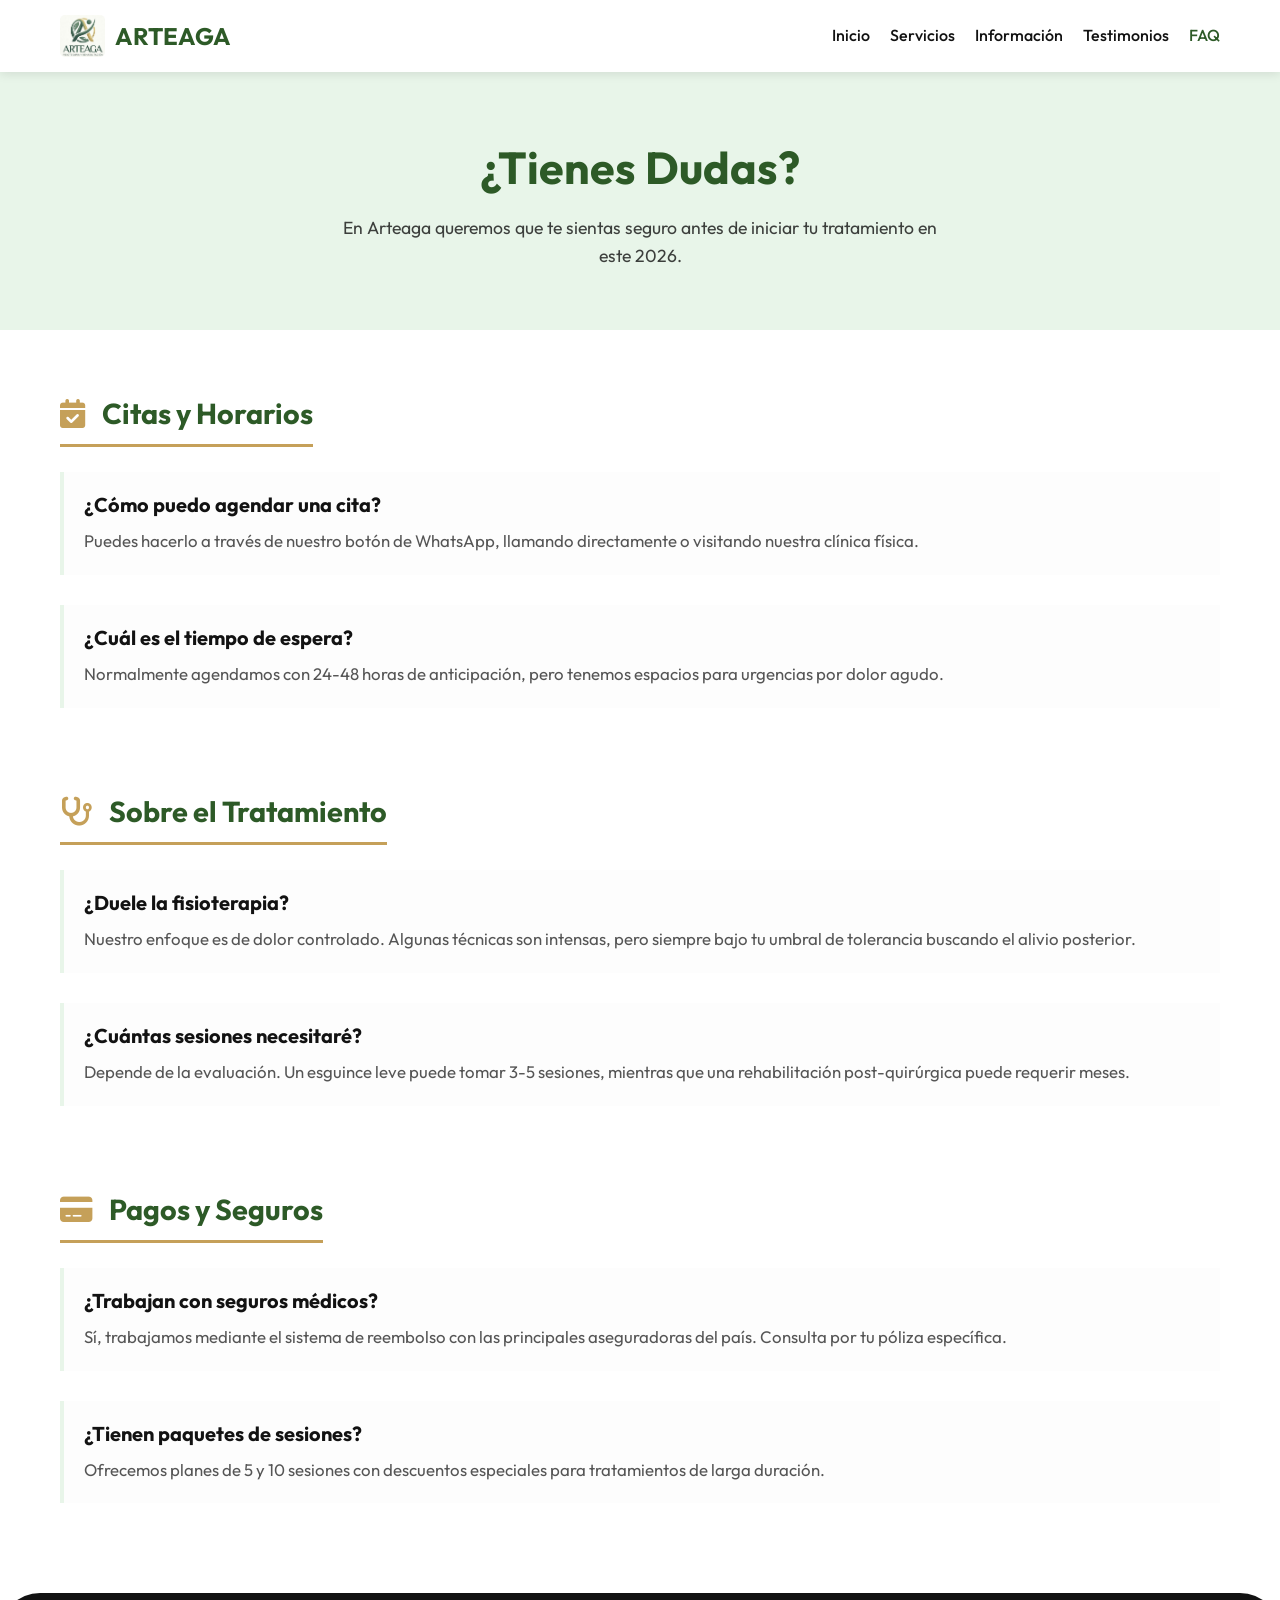
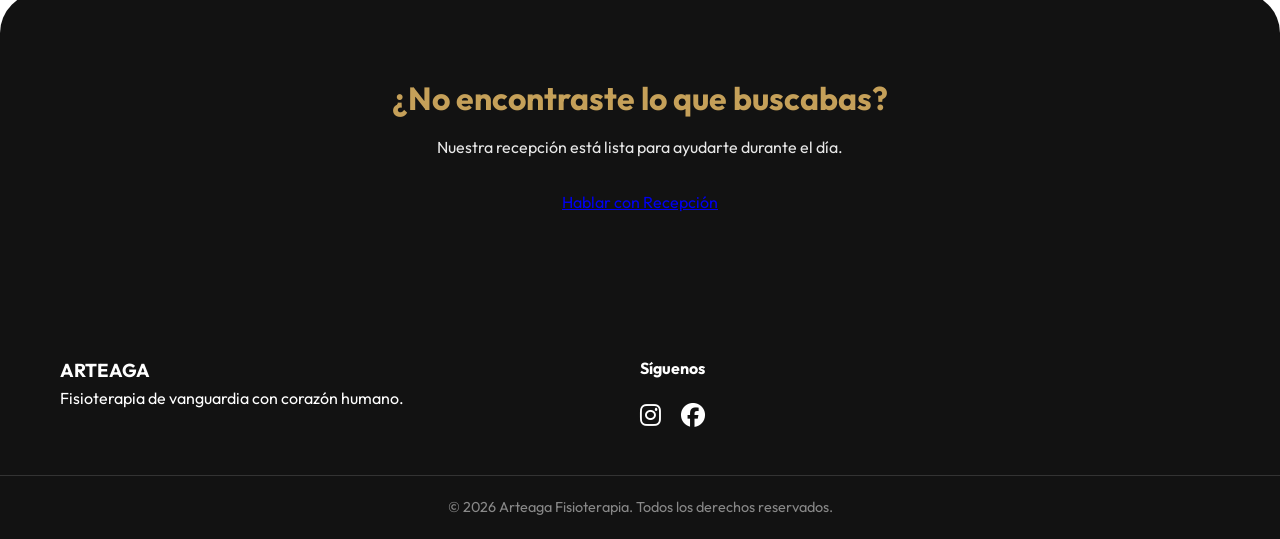
<file: faq.html>
<!DOCTYPE html>
<html lang="es">
<head>
    <meta charset="UTF-8">
    <meta name="viewport" content="width=device-width, initial-scale=1.0">
    <title>Arteaga | Centro de Ayuda y Preguntas</title>
    <link rel="stylesheet" href="https://cdnjs.cloudflare.com/ajax/libs/font-awesome/6.5.1/css/all.min.css">
    <link rel="stylesheet" href="css/style.css">
    <link rel="stylesheet" href="css/faq.css">
</head>
<body>

    <header>
        <div class="container header-content">
            <a href="index.html" class="logo">
                <img src="img/logo.jpg" alt="Arteaga Logo">
                <span class="brand-name">ARTEAGA</span>
            </a>
            <nav>
                <ul>
                    <li><a href="index.html">Inicio</a></li>
                    <li><a href="servicios.html">Servicios</a></li>
                    <li><a href="informacion.html">Información</a></li>
                    <li><a href="testimonios.html">Testimonios</a></li>
                    <li><a href="faq.html" class="active">FAQ</a></li>
                </ul>
            </nav>
        </div>
    </header>

    <main>
        <section class="faq-hero">
            <div class="container">
                <h1>¿Tienes Dudas?</h1>
                <p>En Arteaga queremos que te sientas seguro antes de iniciar tu tratamiento en este 2026.</p>
            </div>
        </section>

        <section class="container faq-main-grid">
            <div class="faq-category">
                <h2 class="category-title"><i class="fas fa-calendar-check"></i> Citas y Horarios</h2>
                <div class="faq-item">
                    <h3>¿Cómo puedo agendar una cita?</h3>
                    <p>Puedes hacerlo a través de nuestro botón de WhatsApp, llamando directamente o visitando nuestra clínica física.</p>
                </div>
                <div class="faq-item">
                    <h3>¿Cuál es el tiempo de espera?</h3>
                    <p>Normalmente agendamos con 24-48 horas de anticipación, pero tenemos espacios para urgencias por dolor agudo.</p>
                </div>
            </div>

            <div class="faq-category">
                <h2 class="category-title"><i class="fas fa-stethoscope"></i> Sobre el Tratamiento</h2>
                <div class="faq-item">
                    <h3>¿Duele la fisioterapia?</h3>
                    <p>Nuestro enfoque es de dolor controlado. Algunas técnicas son intensas, pero siempre bajo tu umbral de tolerancia buscando el alivio posterior.</p>
                </div>
                <div class="faq-item">
                    <h3>¿Cuántas sesiones necesitaré?</h3>
                    <p>Depende de la evaluación. Un esguince leve puede tomar 3-5 sesiones, mientras que una rehabilitación post-quirúrgica puede requerir meses.</p>
                </div>
            </div>

            <div class="faq-category">
                <h2 class="category-title"><i class="fas fa-credit-card"></i> Pagos y Seguros</h2>
                <div class="faq-item">
                    <h3>¿Trabajan con seguros médicos?</h3>
                    <p>Sí, trabajamos mediante el sistema de reembolso con las principales aseguradoras del país. Consulta por tu póliza específica.</p>
                </div>
                <div class="faq-item">
                    <h3>¿Tienen paquetes de sesiones?</h3>
                    <p>Ofrecemos planes de 5 y 10 sesiones con descuentos especiales para tratamientos de larga duración.</p>
                </div>
            </div>
        </section>

        <section class="faq-footer-cta">
            <div class="container">
                <h3>¿No encontraste lo que buscabas?</h3>
                <p>Nuestra recepción está lista para ayudarte durante el día.</p>
                <a href="https://wa.me/51900000000" class="btn-primary">Hablar con Recepción</a>
            </div>
        </section>
    </main>

    <footer>
        <div class="container footer-grid">
            <div class="footer-about">
                <h3>ARTEAGA</h3>
                <p>Fisioterapia de vanguardia con corazón humano.</p>
            </div>
            <div class="footer-social">
                <h4>Síguenos</h4>
                <div class="social-links">
                    <a href="#" aria-label="Instagram"><i class="fab fa-instagram"></i></a>
                    <a href="#" aria-label="Facebook"><i class="fab fa-facebook"></i></a>
                </div>
            </div>
        </div>
        <div class="footer-bottom">
            <p>&copy; 2026 Arteaga Fisioterapia. Todos los derechos reservados.</p>
        </div>
    </footer>
</body>
</html>
</file>
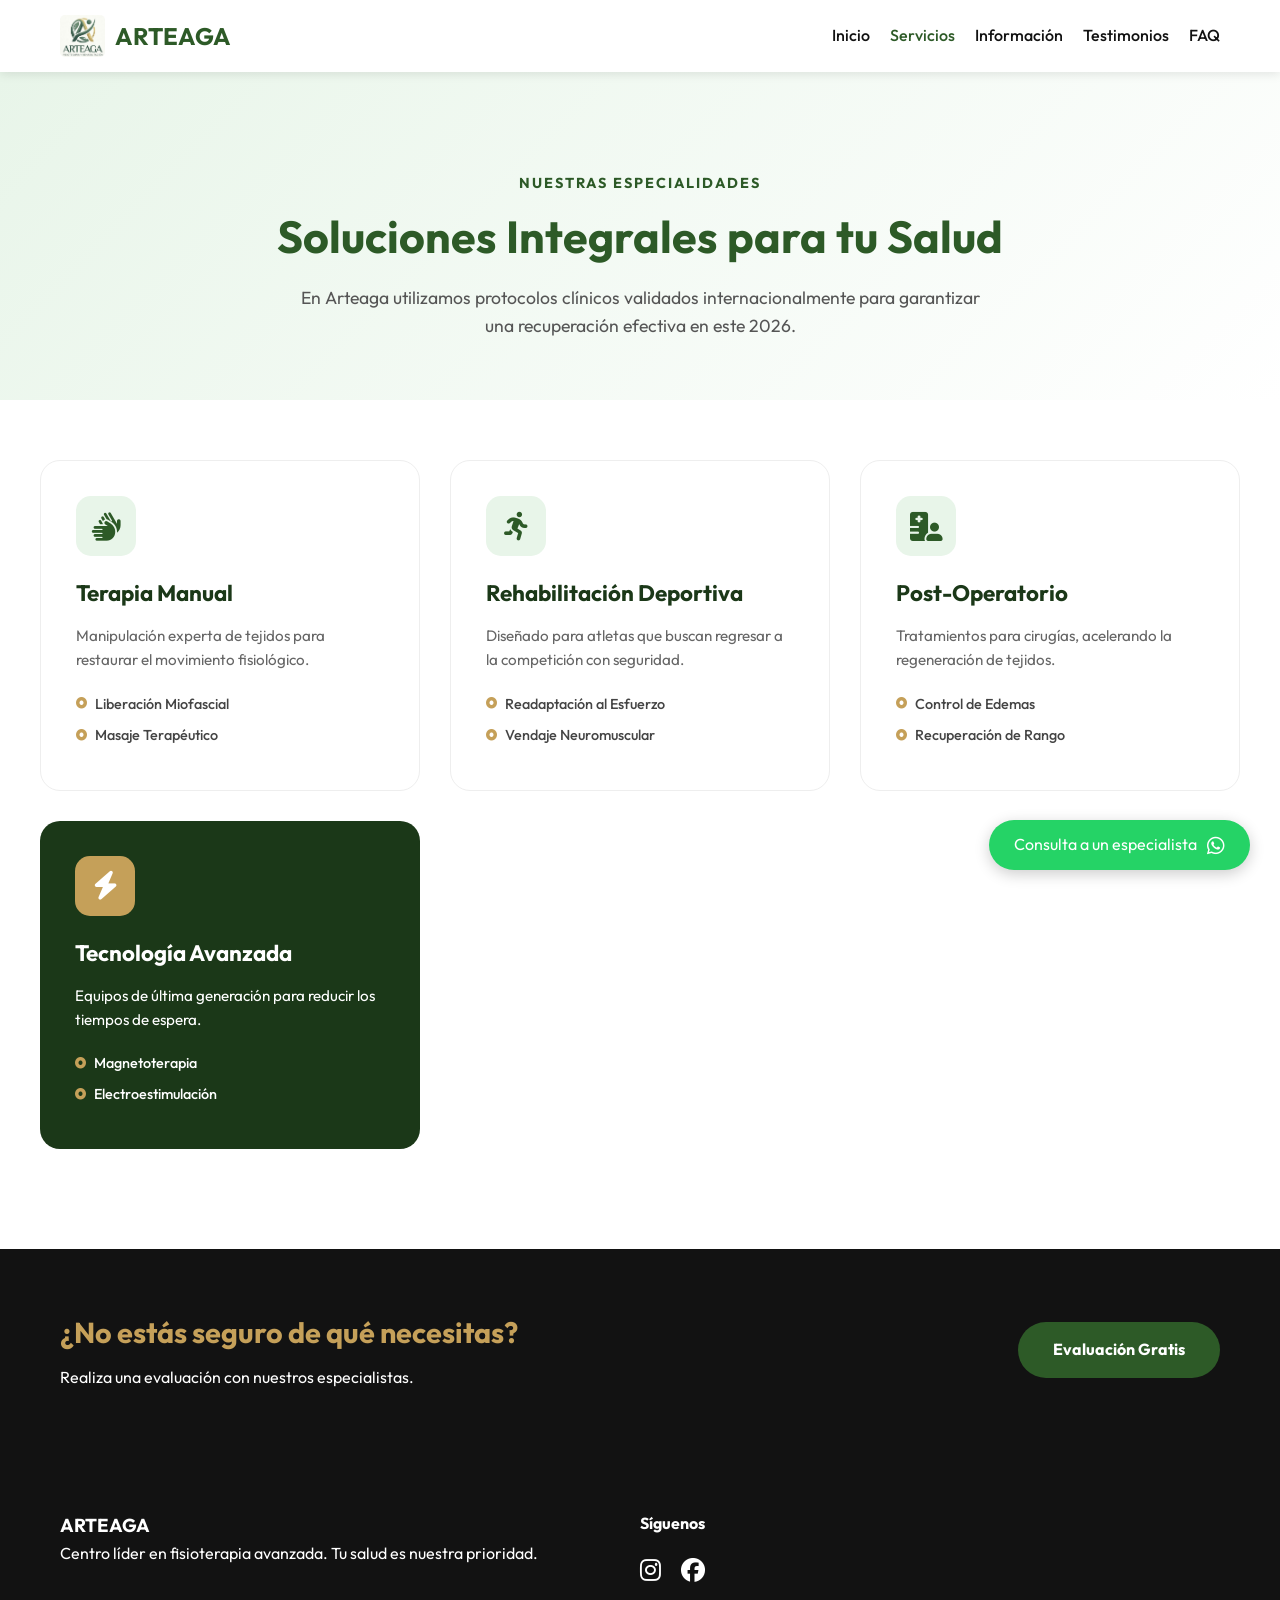
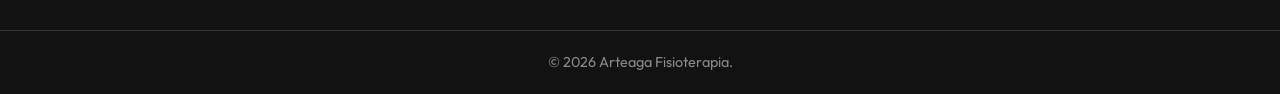
<file: servicios.html>
<!DOCTYPE html>
<html lang="es">
<head>
    <meta charset="UTF-8">
    <meta name="viewport" content="width=device-width, initial-scale=1.0">
    <title>Arteaga | Servicios Especializados</title>
    <link rel="stylesheet" href="https://cdnjs.cloudflare.com/ajax/libs/font-awesome/6.5.1/css/all.min.css">
    <link rel="stylesheet" href="css/style.css">
    <link rel="stylesheet" href="css/servicios.css">
</head>
<body>

    <a href="https://wa.me/51900000000?text=Hola%20Arteaga,%20deseo%20información%20detallada%20sobre%20un%20servicio." class="whatsapp-btn" target="_blank">
        <span>Consulta a un especialista</span>
        <i class="fab fa-whatsapp fa-lg"></i>
    </a>

    <header>
        <div class="container header-content">
            <a href="index.html" class="logo">
                <img src="img/logo.jpg" alt="Arteaga Logo">
                <span class="brand-name">ARTEAGA</span>
            </a>
            <nav>
                <ul>
                    <li><a href="index.html">Inicio</a></li>
                    <li><a href="servicios.html" class="active">Servicios</a></li>
                    <li><a href="informacion.html">Información</a></li>
                    <li><a href="testimonios.html">Testimonios</a></li>
                    <li><a href="faq.html">FAQ</a></li>
                </ul>
            </nav>
        </div>
    </header>

    <main>
        <section class="services-hero">
            <div class="container hero-inner">
                <span class="tag">Nuestras Especialidades</span>
                <h1>Soluciones Integrales para tu Salud</h1>
                <p>En Arteaga utilizamos protocolos clínicos validados internacionalmente para garantizar una recuperación efectiva en este 2026.</p>
            </div>
        </section>

        <section class="container services-section">
            <div class="services-grid-main">
                
                <div class="service-card-deep">
                    <div class="card-icon"><i class="fas fa-hands"></i></div>
                    <div class="card-content">
                        <h2>Terapia Manual</h2>
                        <p>Manipulación experta de tejidos para restaurar el movimiento fisiológico.</p>
                        <ul class="service-details">
                            <li><i class="fas fa-dot-circle"></i> Liberación Miofascial</li>
                            <li><i class="fas fa-dot-circle"></i> Masaje Terapéutico</li>
                        </ul>
                    </div>
                </div>

                <div class="service-card-deep">
                    <div class="card-icon"><i class="fas fa-running"></i></div>
                    <div class="card-content">
                        <h2>Rehabilitación Deportiva</h2>
                        <p>Diseñado para atletas que buscan regresar a la competición con seguridad.</p>
                        <ul class="service-details">
                            <li><i class="fas fa-dot-circle"></i> Readaptación al Esfuerzo</li>
                            <li><i class="fas fa-dot-circle"></i> Vendaje Neuromuscular</li>
                        </ul>
                    </div>
                </div>

                <div class="service-card-deep">
                    <div class="card-icon"><i class="fas fa-hospital-user"></i></div>
                    <div class="card-content">
                        <h2>Post-Operatorio</h2>
                        <p>Tratamientos para cirugías, acelerando la regeneración de tejidos.</p>
                        <ul class="service-details">
                            <li><i class="fas fa-dot-circle"></i> Control de Edemas</li>
                            <li><i class="fas fa-dot-circle"></i> Recuperación de Rango</li>
                        </ul>
                    </div>
                </div>

                <div class="service-card-deep highlight-card">
                    <div class="card-icon"><i class="fas fa-bolt"></i></div>
                    <div class="card-content">
                        <h2>Tecnología Avanzada</h2>
                        <p>Equipos de última generación para reducir los tiempos de espera.</p>
                        <ul class="service-details">
                            <li><i class="fas fa-dot-circle"></i> Magnetoterapia</li>
                            <li><i class="fas fa-dot-circle"></i> Electroestimulación</li>
                        </ul>
                    </div>
                </div>

            </div>
        </section>

        <section class="service-cta">
            <div class="container cta-flex">
                <div class="cta-text">
                    <h2>¿No estás seguro de qué necesitas?</h2>
                    <p>Realiza una evaluación con nuestros especialistas.</p>
                </div>
                <a href="https://wa.me/51900000000" class="btn-cta">Evaluación Gratis</a>
            </div>
        </section>
    </main>

    <footer>
        <div class="container footer-grid">
            <div class="footer-about">
                <h3>ARTEAGA</h3>
                <p>Centro líder en fisioterapia avanzada. Tu salud es nuestra prioridad.</p>
            </div>
            <div class="footer-social">
                <h4>Síguenos</h4>
                <div class="social-links">
                    <a href="#"><i class="fab fa-instagram"></i></a>
                    <a href="#"><i class="fab fa-facebook"></i></a>
                </div>
            </div>
        </div>
        <div class="footer-bottom">
            <p>&copy; 2026 Arteaga Fisioterapia.</p>
        </div>
    </footer>
</body>
</html>
</file>
<file: css/style.css>
@import url('https://fonts.googleapis.com/css2?family=Outfit:wght@300;400;600;700&display=swap');

:root {
    --verde-primario: #2D5A27;
    --verde-oscuro: #1b3818;
    --verde-claro: #E8F5E9;
    --dorado: #C5A059;
    --oscuro: #121212;
    --blanco: #FFFFFF;
    --transicion: all 0.4s ease;
}

* { margin: 0; padding: 0; box-sizing: border-box; }
body { font-family: 'Outfit', sans-serif; overflow-x: hidden; width: 100%; color: var(--oscuro); line-height: 1.6; }
.container { max-width: 1200px; margin: 0 auto; padding: 0 20px; }

/* HEADER */
header {
    background: white;
    padding: 15px 0;
    position: sticky;
    top: 0;
    z-index: 1000;
    box-shadow: 0 2px 10px rgba(0,0,0,0.1);
}
.header-content { display: flex; justify-content: space-between; align-items: center; }
.logo { display: flex; align-items: center; text-decoration: none; gap: 10px; }
.logo img { width: 45px; height: auto; border-radius: 5px; }
.brand-name { font-weight: 700; color: var(--verde-primario); font-size: 1.5rem; }

nav ul { display: flex; list-style: none; gap: 20px; }
nav a { text-decoration: none; color: var(--oscuro); font-weight: 500; transition: var(--transicion); }
nav a.active, nav a:hover { color: var(--verde-primario); }

/* GRIDS BASE (ESCRITORIO) */
.stats-grid { display: grid; grid-template-columns: repeat(4, 1fr); gap: 20px; padding: 40px 0; text-align: center; }
.welcome-grid { display: grid; grid-template-columns: 1fr 1fr; gap: 50px; align-items: center; padding: 80px 0; }
.footer-grid { display: grid; grid-template-columns: 2fr 1fr 1fr; gap: 40px; }

/* ELEMENTOS ESPECÍFICOS */
.welcome-img-container { position: relative; }
.welcome-img-container img { width: 100%; border-radius: 20px; box-shadow: 0 20px 40px rgba(0,0,0,0.1); }
.experience-badge { position: absolute; bottom: -20px; right: -20px; background: var(--dorado); color: white; padding: 15px 25px; border-radius: 10px; font-weight: 700; }
.check-list { list-style: none; margin-top: 20px; }
.check-list li { margin-bottom: 10px; display: flex; align-items: center; gap: 10px; }
.check-list i { color: var(--verde-primario); }

/* WHATSAPP */
.whatsapp-btn {
    position: fixed; bottom: 30px; right: 30px; background: #25d366; color: white;
    padding: 12px 25px; border-radius: 50px; text-decoration: none; z-index: 1000;
    display: flex; align-items: center; gap: 10px; box-shadow: 0 4px 15px rgba(0,0,0,0.2); transition: var(--transicion);
}
.whatsapp-btn:hover { transform: scale(1.05); background: #128c7e; }

/* FOOTER */
footer { background: var(--oscuro); color: white; padding: 60px 0 20px; }
.footer-links ul { list-style: none; }
.footer-links a { color: #ccc; text-decoration: none; line-height: 2; }
.social-links { display: flex; gap: 20px; font-size: 1.5rem; margin-top: 15px; }
.social-links a { color: white; transition: var(--transicion); }
.social-links a:hover { color: var(--dorado); }
.footer-bottom { text-align: center; margin-top: 40px; padding-top: 20px; border-top: 1px solid #333; font-size: 0.9rem; color: #888; }

/* ==========================================
   EL BLOQUE RESPONSIVE (NO TOCAR ESTO)
   ========================================== */
@media (max-width: 768px) {
    .header-content { flex-direction: column; gap: 15px; }
    nav ul { flex-wrap: wrap; justify-content: center; gap: 10px; }
    
    /* Convertimos todos los grids a 1 sola columna */
    .stats-grid, .welcome-grid, .footer-grid {
        grid-template-columns: 1fr !important;
        text-align: center;
    }
    
    .welcome-img-container { margin-bottom: 40px; }
    .experience-badge { position: relative; right: 0; bottom: 0; margin-top: 20px; display: inline-block; }
    
    .whatsapp-btn {
        width: 90%; left: 5%; right: 5%; bottom: 15px; justify-content: center;
        padding: 10px; font-size: 0.9rem;
    }
    
    .whatsapp-btn span { display: block; } /* Asegura que el texto se vea */
}
</file>
<file: css/faq.css>
/* HERO FAQ */
.faq-hero { 
    background: var(--verde-claro); 
    padding: 60px 20px; 
    text-align: center; 
}
.faq-hero h1 { font-size: 2.8rem; color: var(--verde-primario); margin-bottom: 10px; }
.faq-hero p { font-size: 1.1rem; opacity: 0.8; max-width: 600px; margin: 0 auto; }

/* GRID DE PREGUNTAS */
.faq-main-grid { 
    padding: 60px 20px; 
    display: flex; 
    flex-direction: column; 
    gap: 50px; 
}

.category-title { 
    font-size: 1.8rem; 
    color: var(--verde-primario); 
    border-bottom: 3px solid var(--dorado); 
    display: inline-block; 
    padding-bottom: 8px; 
    margin-bottom: 25px; 
}
.category-title i { margin-right: 12px; color: var(--dorado); }

.faq-item { 
    margin-bottom: 30px; 
    padding: 20px; 
    border-left: 4px solid var(--verde-claro); 
    background: #fdfdfd;
    transition: var(--transicion);
}
.faq-item:hover {
    border-left-color: var(--dorado);
    background: #fff;
    box-shadow: 0 5px 15px rgba(0,0,0,0.05);
}
.faq-item h3 { font-size: 1.25rem; margin-bottom: 10px; color: var(--oscuro); line-height: 1.3; }
.faq-item p { font-size: 1.05rem; color: #555; line-height: 1.6; }

/* FOOTER CTA */
.faq-footer-cta { 
    background: var(--oscuro); 
    color: white; 
    text-align: center; 
    padding: 80px 20px; 
    border-radius: 40px 40px 0 0; 
}
.faq-footer-cta h3 { font-size: 2rem; color: var(--dorado); margin-bottom: 10px; }
.faq-footer-cta p { margin-bottom: 30px; opacity: 0.9; }

/* RESPONSIVE */
@media (max-width: 768px) {
    .faq-hero h1 { font-size: 2.2rem; }
    .category-title { font-size: 1.5rem; }
    .faq-item { padding: 15px; }
    .faq-item h3 { font-size: 1.15rem; }
    .faq-footer-cta h3 { font-size: 1.6rem; }
}
</file>
<file: css/servicios.css>
/* HERO SERVICIOS */
.services-hero {
    background: linear-gradient(135deg, var(--verde-claro) 0%, #ffffff 100%);
    padding: 100px 20px 60px;
    text-align: center;
}
.tag {
    color: var(--verde-primario);
    font-weight: 700;
    text-transform: uppercase;
    letter-spacing: 2px;
    font-size: 0.9rem;
    display: block;
    margin-bottom: 15px;
}
.hero-inner h1 { font-size: 2.8rem; color: var(--verde-primario); margin-bottom: 20px; line-height: 1.2; }
.hero-inner p { max-width: 700px; margin: 0 auto; font-size: 1.1rem; color: #555; }

/* GRID DE SERVICIOS */
.services-section { padding: 60px 0; }
.services-grid-main {
    display: grid;
    grid-template-columns: repeat(auto-fit, minmax(300px, 1fr));
    gap: 30px;
}

.service-card-deep {
    background: white;
    padding: 35px;
    border-radius: 20px;
    border: 1px solid #eee;
    transition: var(--transicion);
}
.service-card-deep:hover {
    transform: translateY(-5px);
    box-shadow: 0 15px 35px rgba(0,0,0,0.08);
}

.card-icon {
    width: 60px; height: 60px;
    background: var(--verde-claro);
    color: var(--verde-primario);
    border-radius: 15px;
    display: flex; align-items: center; justify-content: center;
    font-size: 1.8rem; margin-bottom: 20px;
}

.card-content h2 { font-size: 1.4rem; margin-bottom: 12px; color: var(--verde-oscuro); }
.card-content p { color: #666; font-size: 0.95rem; margin-bottom: 20px; }

.service-details { list-style: none; }
.service-details li { display: flex; align-items: center; gap: 8px; margin-bottom: 8px; font-weight: 500; color: #444; font-size: 0.9rem; }
.service-details i { color: var(--dorado); font-size: 0.7rem; }

/* TARJETA DESTACADA */
.highlight-card { background: var(--verde-oscuro); color: white; border: none; }
.highlight-card .card-icon { background: var(--dorado); color: white; }
.highlight-card h2, .highlight-card p, .highlight-card li { color: white !important; }

/* CTA SECTION */
.service-cta { background: var(--oscuro); padding: 60px 20px; color: white; margin-top: 40px; }
.cta-flex { display: flex; justify-content: space-between; align-items: center; gap: 30px; }
.cta-text h2 { font-size: 1.8rem; color: var(--dorado); margin-bottom: 10px; }
.btn-cta {
    background: var(--verde-primario); color: white;
    padding: 15px 35px; border-radius: 50px; text-decoration: none;
    font-weight: 700; transition: var(--transicion);
}

/* RESPONSIVE */
@media (max-width: 768px) {
    .hero-inner h1 { font-size: 2.2rem; }
    .cta-flex { flex-direction: column; text-align: center; }
    .services-grid-main { grid-template-columns: 1fr !important; }
    .btn-cta { width: 100%; display: block; text-align: center; }
}
</file>
